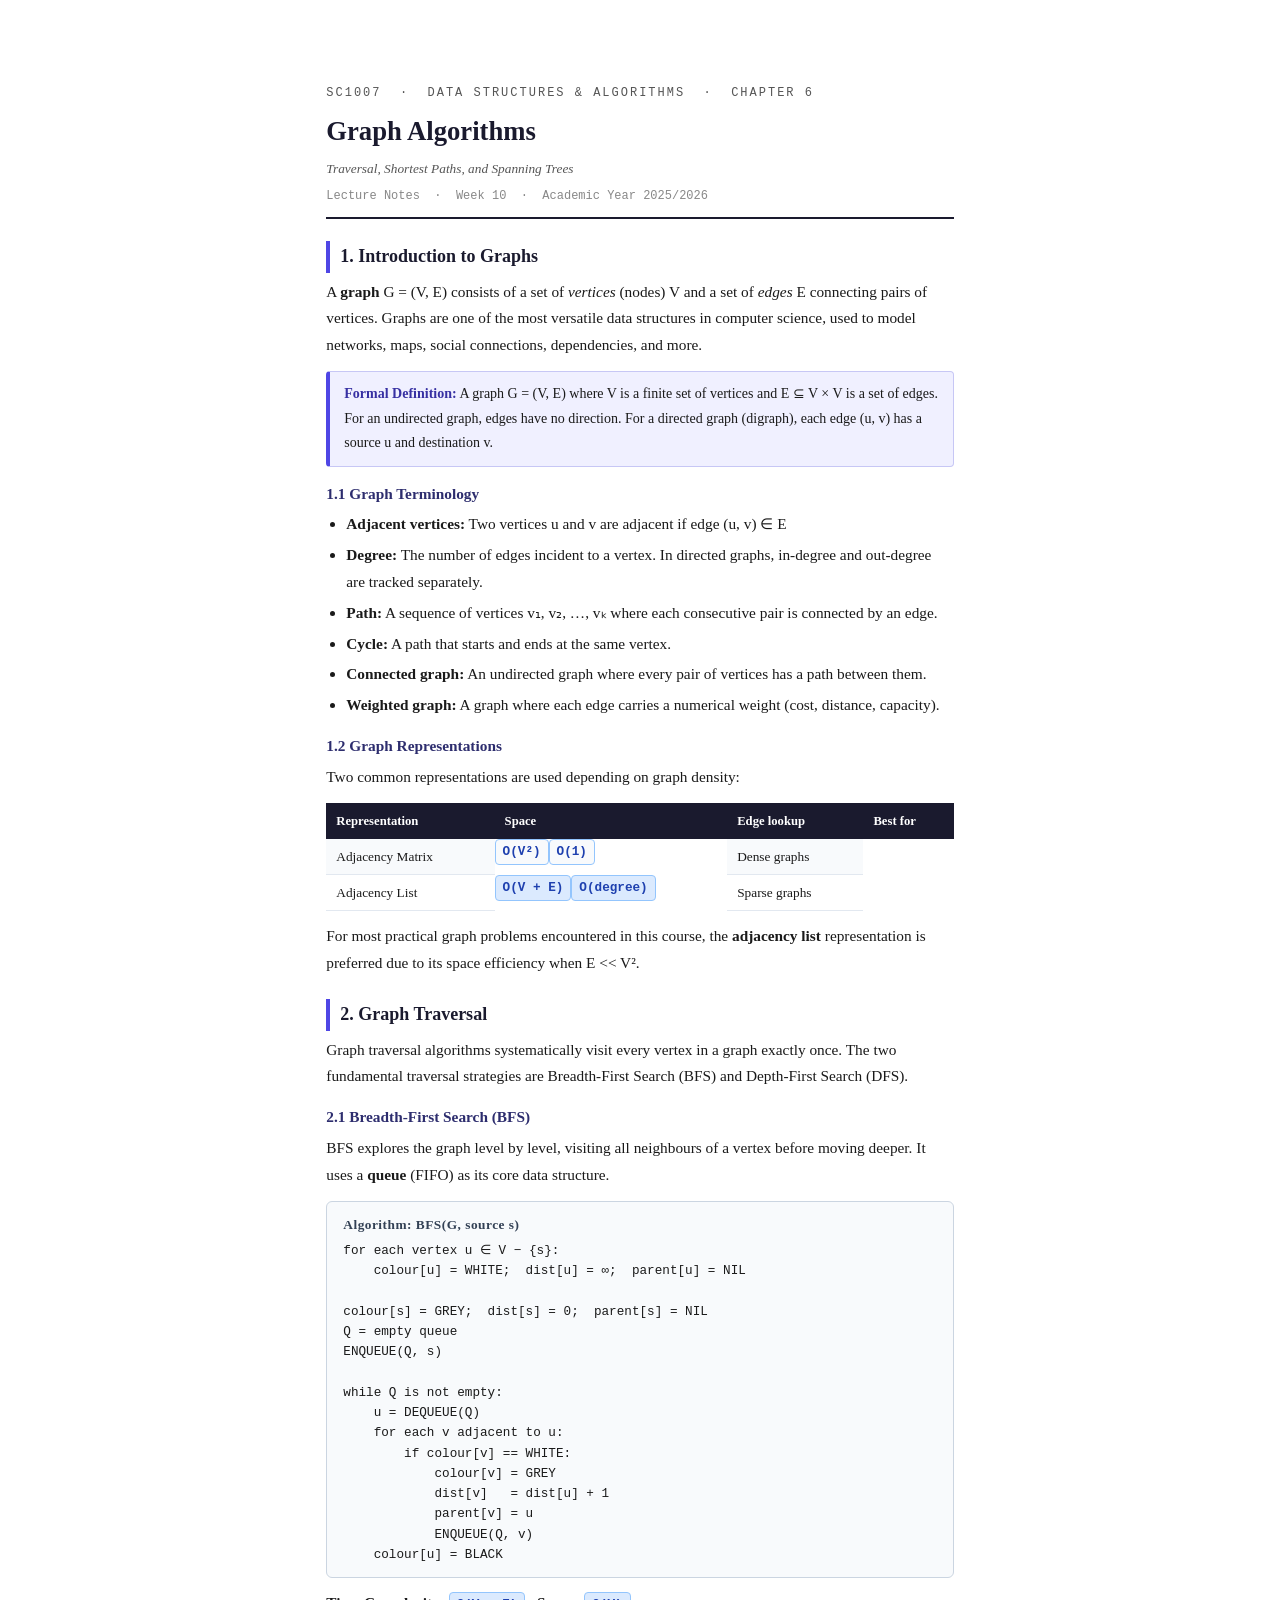
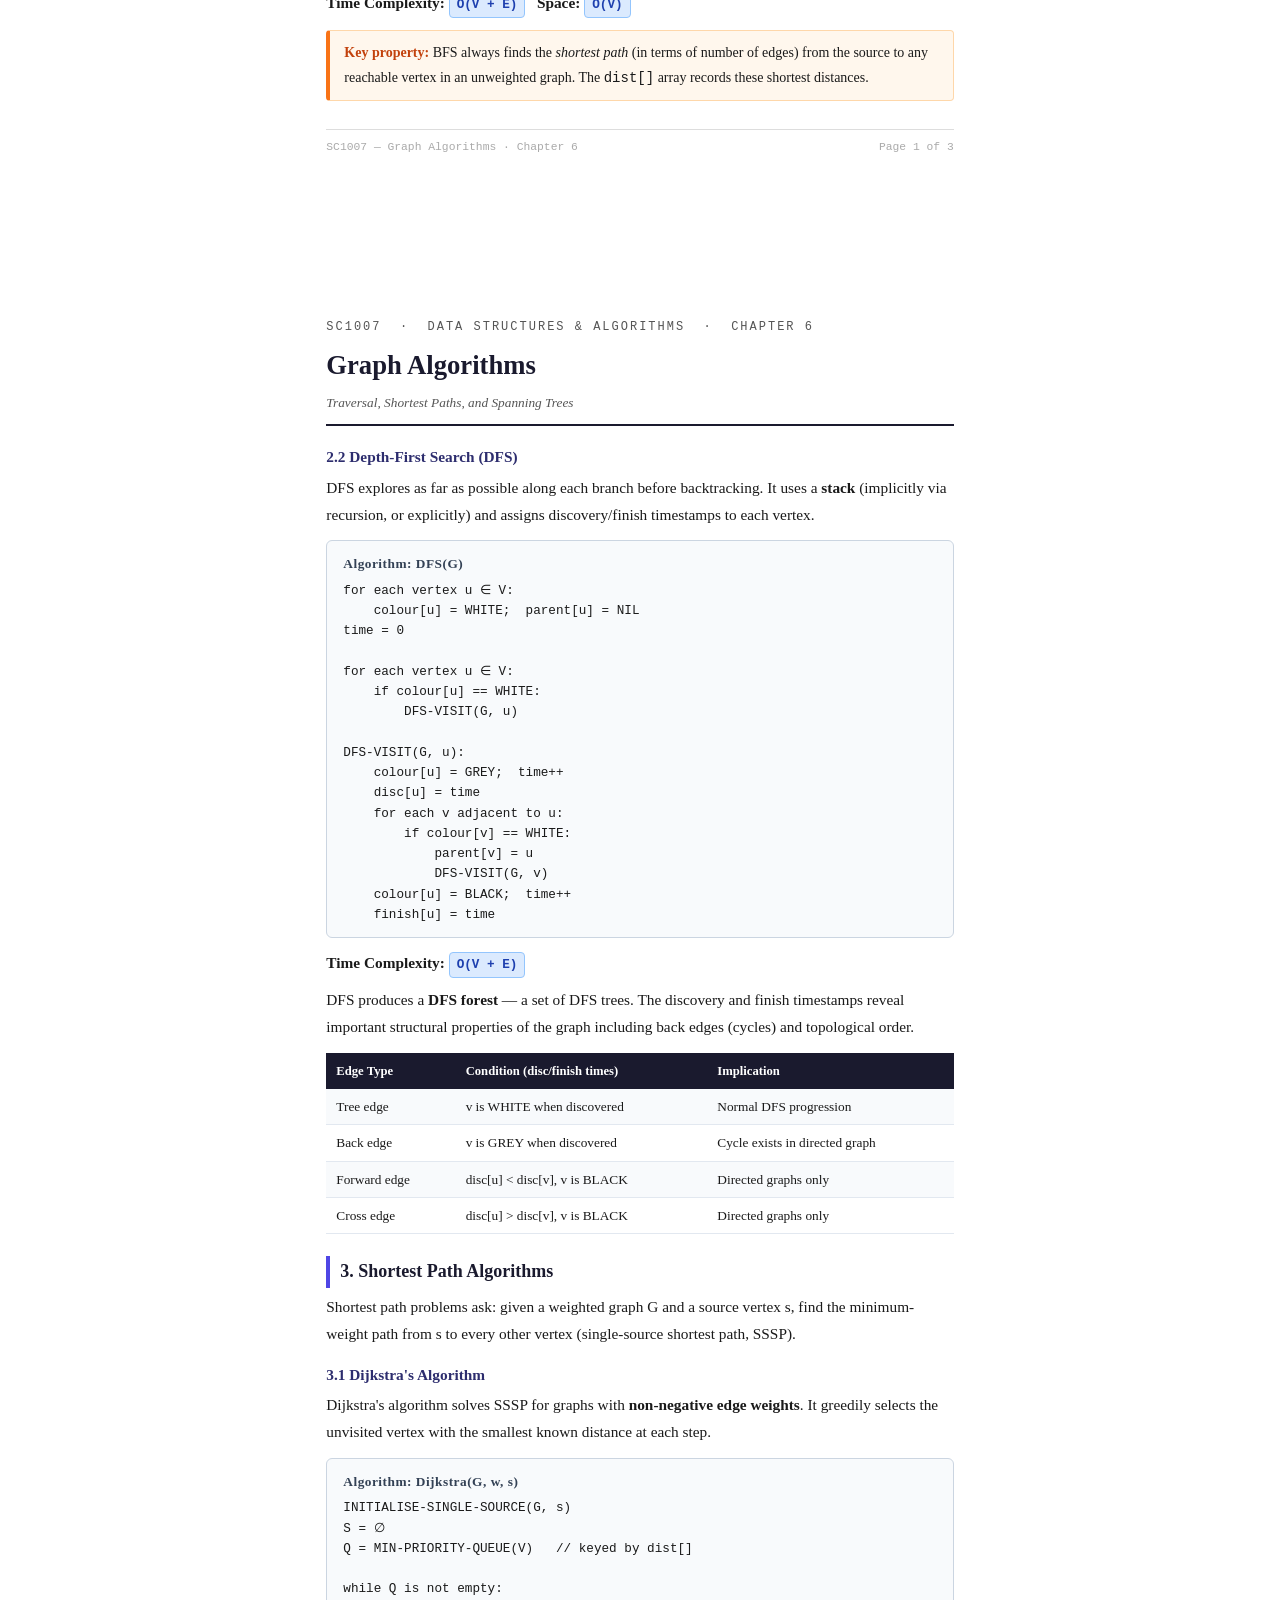
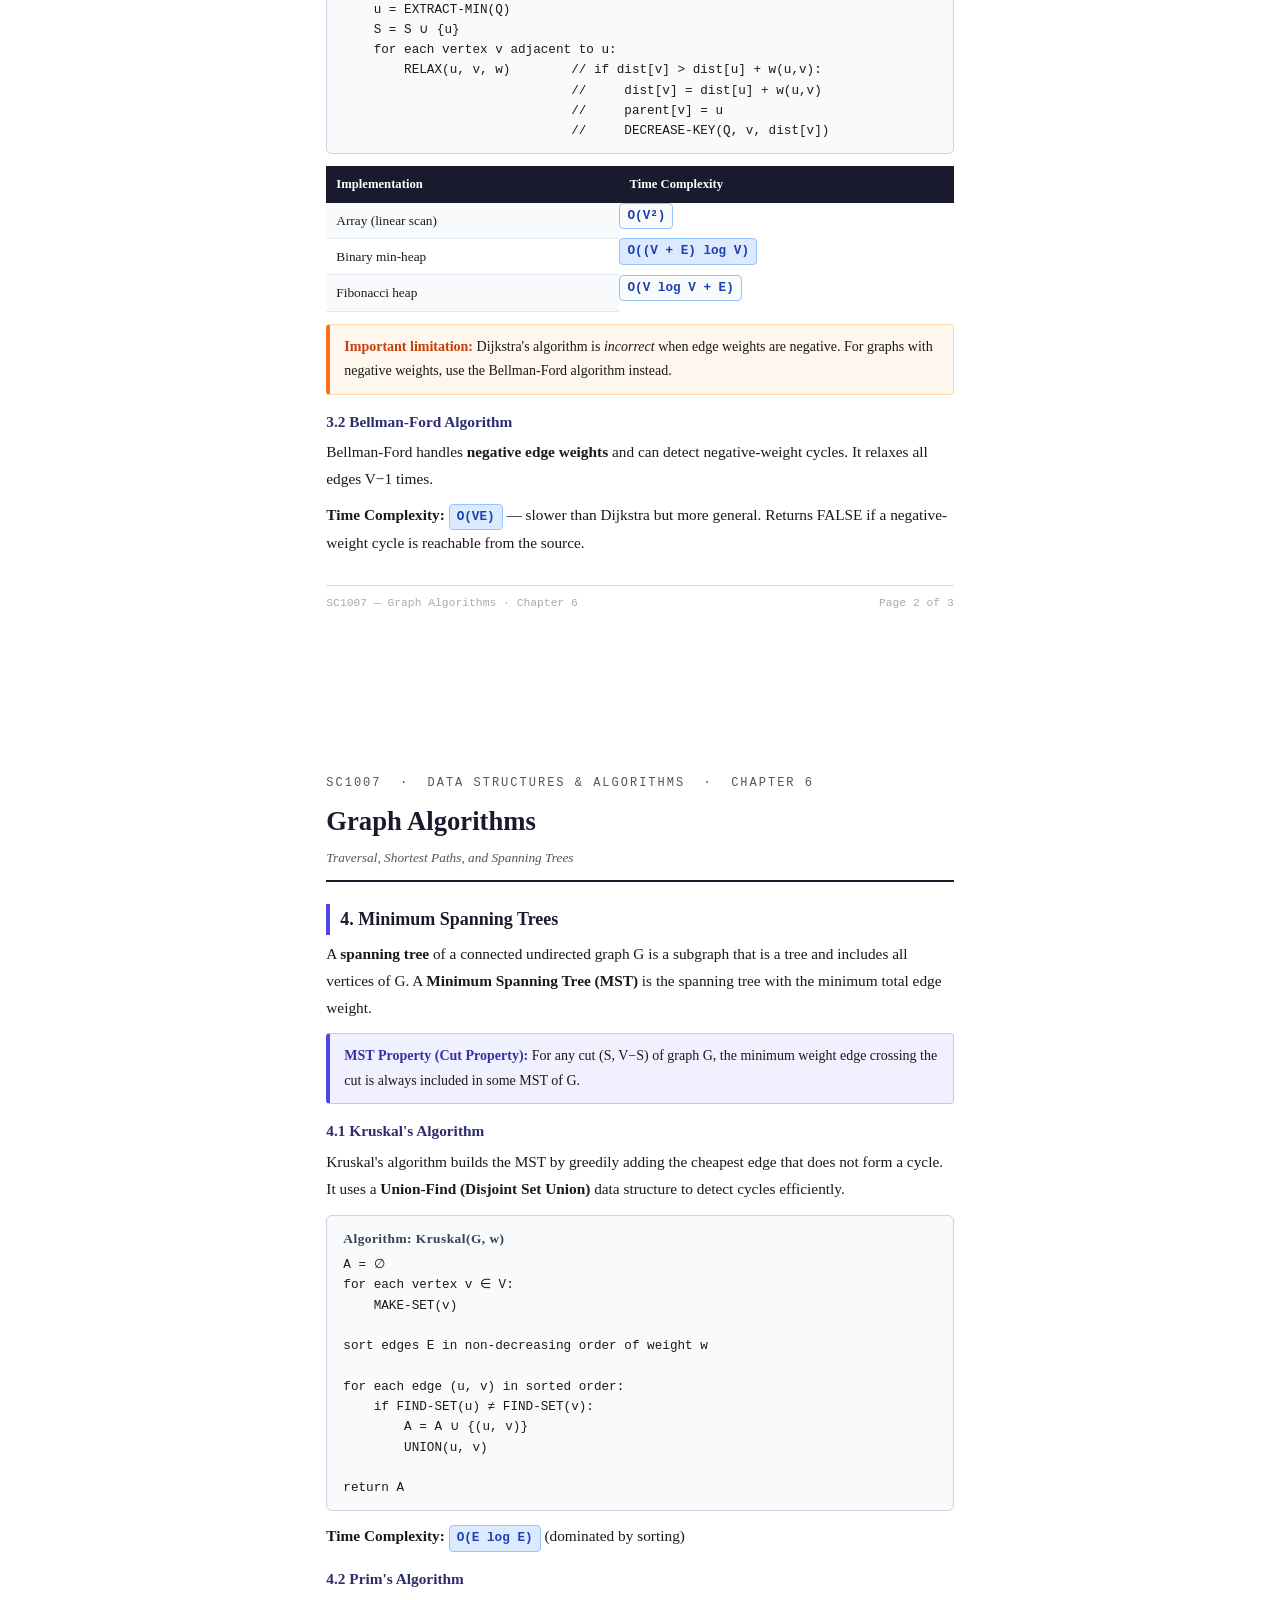
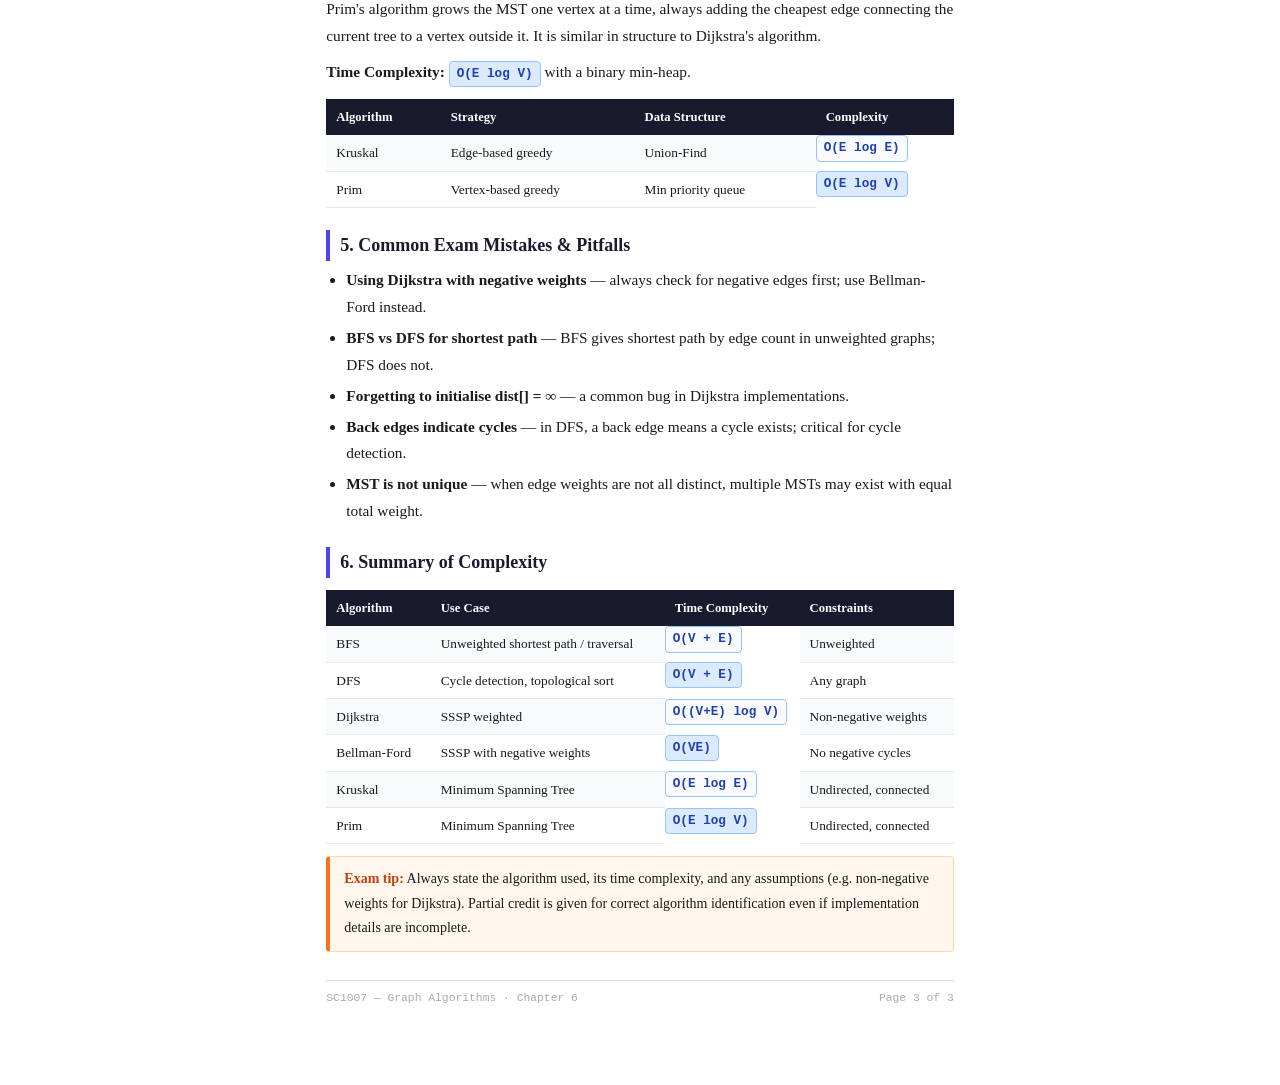
<file: testbench/sample_data/SC1007_Graph_Algorithms_Lecture_Notes.html>
<!DOCTYPE html>
<html lang="en">
<head>
  <meta charset="UTF-8" />
  <meta name="viewport" content="width=device-width, initial-scale=1.0"/>
  <title>SC2001 — Graph Algorithms: Lecture Notes</title>
  <style>
    * { margin: 0; padding: 0; box-sizing: border-box; }

    body {
      font-family: 'Georgia', serif;
      font-size: 11.5pt;
      line-height: 1.75;
      color: #1a1a1a;
      background: #fff;
      padding: 0;
    }

    .page {
      width: 210mm;
      min-height: 297mm;
      margin: 0 auto;
      padding: 22mm 22mm 20mm 22mm;
      page-break-after: always;
    }

    /* ── Header ── */
    .doc-header {
      border-bottom: 2px solid #1a1a2e;
      padding-bottom: 10px;
      margin-bottom: 18px;
    }
    .doc-header .course-code {
      font-family: 'Courier New', monospace;
      font-size: 9pt;
      color: #555;
      letter-spacing: 2px;
      text-transform: uppercase;
    }
    .doc-header h1 {
      font-size: 20pt;
      font-weight: bold;
      color: #1a1a2e;
      margin: 4px 0 2px;
    }
    .doc-header .subtitle {
      font-size: 10pt;
      color: #555;
      font-style: italic;
    }
    .doc-header .meta {
      margin-top: 6px;
      font-size: 9pt;
      color: #888;
      font-family: 'Courier New', monospace;
    }

    /* ── Section headings ── */
    h2 {
      font-size: 13.5pt;
      color: #1a1a2e;
      margin-top: 22px;
      margin-bottom: 6px;
      border-left: 4px solid #4f46e5;
      padding-left: 10px;
    }
    h3 {
      font-size: 11.5pt;
      color: #2d2d6e;
      margin-top: 14px;
      margin-bottom: 4px;
      font-weight: bold;
    }

    p { margin-bottom: 9px; }

    /* ── Definition box ── */
    .definition {
      background: #f0f0ff;
      border: 1px solid #c7c7f5;
      border-left: 4px solid #4f46e5;
      border-radius: 4px;
      padding: 10px 14px;
      margin: 12px 0;
      font-size: 10.5pt;
    }
    .definition strong { color: #3730a3; }

    /* ── Key concept box ── */
    .key-box {
      background: #fff7ed;
      border: 1px solid #fed7aa;
      border-left: 4px solid #f97316;
      border-radius: 4px;
      padding: 10px 14px;
      margin: 12px 0;
      font-size: 10.5pt;
    }
    .key-box strong { color: #c2410c; }

    /* ── Algorithm pseudocode ── */
    .algo {
      background: #f8fafc;
      border: 1px solid #cbd5e1;
      border-radius: 6px;
      padding: 12px 16px;
      margin: 12px 0;
      font-family: 'Courier New', monospace;
      font-size: 9.5pt;
      line-height: 1.6;
      white-space: pre;
    }
    .algo .algo-title {
      font-weight: bold;
      font-size: 10pt;
      color: #334155;
      margin-bottom: 6px;
      display: block;
      font-family: Georgia, serif;
      letter-spacing: 0.5px;
    }

    /* ── Table ── */
    table {
      width: 100%;
      border-collapse: collapse;
      margin: 12px 0;
      font-size: 10pt;
    }
    th {
      background: #1a1a2e;
      color: #fff;
      padding: 7px 10px;
      text-align: left;
      font-size: 9.5pt;
    }
    td {
      padding: 6px 10px;
      border-bottom: 1px solid #e2e8f0;
    }
    tr:nth-child(even) td { background: #f8fafc; }

    /* ── Complexity badge ── */
    .complexity {
      display: inline-block;
      background: #dbeafe;
      color: #1e40af;
      border: 1px solid #93c5fd;
      border-radius: 4px;
      padding: 1px 7px;
      font-family: 'Courier New', monospace;
      font-size: 9.5pt;
      font-weight: bold;
    }

    ul, ol {
      padding-left: 20px;
      margin-bottom: 9px;
    }
    li { margin-bottom: 4px; }

    /* ── Footer ── */
    .footer {
      margin-top: 28px;
      padding-top: 8px;
      border-top: 1px solid #ddd;
      font-size: 8.5pt;
      color: #aaa;
      font-family: 'Courier New', monospace;
      display: flex;
      justify-content: space-between;
    }

    /* ── Page break helper ── */
    .page-break { page-break-before: always; }

    @media print {
      body { background: #fff; }
      .page { margin: 0; padding: 20mm 20mm 18mm 20mm; }
    }
  </style>
</head>
<body>

<!-- ══════════════════════════════════════════════════════
     PAGE 1
══════════════════════════════════════════════════════ -->
<div class="page">

  <div class="doc-header">
    <div class="course-code">SC1007 &nbsp;·&nbsp; Data Structures &amp; Algorithms &nbsp;·&nbsp; Chapter 6</div>
    <h1>Graph Algorithms</h1>
    <div class="subtitle">Traversal, Shortest Paths, and Spanning Trees</div>
    <div class="meta">Lecture Notes &nbsp;·&nbsp; Week 10 &nbsp;·&nbsp; Academic Year 2025/2026</div>
  </div>

  <h2>1. Introduction to Graphs</h2>

  <p>
    A <strong>graph</strong> G = (V, E) consists of a set of <em>vertices</em> (nodes) V and a set of
    <em>edges</em> E connecting pairs of vertices. Graphs are one of the most versatile data structures
    in computer science, used to model networks, maps, social connections, dependencies, and more.
  </p>

  <div class="definition">
    <strong>Formal Definition:</strong> A graph G = (V, E) where V is a finite set of vertices and
    E ⊆ V × V is a set of edges. For an undirected graph, edges have no direction. For a directed
    graph (digraph), each edge (u, v) has a source u and destination v.
  </div>

  <h3>1.1 Graph Terminology</h3>
  <ul>
    <li><strong>Adjacent vertices:</strong> Two vertices u and v are adjacent if edge (u, v) ∈ E</li>
    <li><strong>Degree:</strong> The number of edges incident to a vertex. In directed graphs, in-degree and out-degree are tracked separately.</li>
    <li><strong>Path:</strong> A sequence of vertices v₁, v₂, …, vₖ where each consecutive pair is connected by an edge.</li>
    <li><strong>Cycle:</strong> A path that starts and ends at the same vertex.</li>
    <li><strong>Connected graph:</strong> An undirected graph where every pair of vertices has a path between them.</li>
    <li><strong>Weighted graph:</strong> A graph where each edge carries a numerical weight (cost, distance, capacity).</li>
  </ul>

  <h3>1.2 Graph Representations</h3>
  <p>Two common representations are used depending on graph density:</p>

  <table>
    <tr>
      <th>Representation</th>
      <th>Space</th>
      <th>Edge lookup</th>
      <th>Best for</th>
    </tr>
    <tr>
      <td>Adjacency Matrix</td>
      <td class="complexity">O(V²)</td>
      <td class="complexity">O(1)</td>
      <td>Dense graphs</td>
    </tr>
    <tr>
      <td>Adjacency List</td>
      <td class="complexity">O(V + E)</td>
      <td class="complexity">O(degree)</td>
      <td>Sparse graphs</td>
    </tr>
  </table>

  <p>
    For most practical graph problems encountered in this course, the <strong>adjacency list</strong>
    representation is preferred due to its space efficiency when E &lt;&lt; V².
  </p>

  <h2>2. Graph Traversal</h2>
  <p>
    Graph traversal algorithms systematically visit every vertex in a graph exactly once.
    The two fundamental traversal strategies are Breadth-First Search (BFS) and Depth-First Search (DFS).
  </p>

  <h3>2.1 Breadth-First Search (BFS)</h3>
  <p>
    BFS explores the graph level by level, visiting all neighbours of a vertex before moving deeper.
    It uses a <strong>queue</strong> (FIFO) as its core data structure.
  </p>

  <div class="algo"><span class="algo-title">Algorithm: BFS(G, source s)</span>for each vertex u ∈ V − {s}:
    colour[u] = WHITE;  dist[u] = ∞;  parent[u] = NIL

colour[s] = GREY;  dist[s] = 0;  parent[s] = NIL
Q = empty queue
ENQUEUE(Q, s)

while Q is not empty:
    u = DEQUEUE(Q)
    for each v adjacent to u:
        if colour[v] == WHITE:
            colour[v] = GREY
            dist[v]   = dist[u] + 1
            parent[v] = u
            ENQUEUE(Q, v)
    colour[u] = BLACK</div>

  <p>
    <strong>Time Complexity:</strong> <span class="complexity">O(V + E)</span> &nbsp;
    <strong>Space:</strong> <span class="complexity">O(V)</span>
  </p>

  <div class="key-box">
    <strong>Key property:</strong> BFS always finds the <em>shortest path</em> (in terms of number of edges)
    from the source to any reachable vertex in an unweighted graph.
    The <code>dist[]</code> array records these shortest distances.
  </div>

  <div class="footer">
    <span>SC1007 — Graph Algorithms · Chapter 6</span>
    <span>Page 1 of 3</span>
  </div>
</div>

<!-- ══════════════════════════════════════════════════════
     PAGE 2
══════════════════════════════════════════════════════ -->
<div class="page page-break">

  <div class="doc-header">
    <div class="course-code">SC1007 &nbsp;·&nbsp; Data Structures &amp; Algorithms &nbsp;·&nbsp; Chapter 6</div>
    <h1>Graph Algorithms</h1>
    <div class="subtitle">Traversal, Shortest Paths, and Spanning Trees</div>
  </div>

  <h3>2.2 Depth-First Search (DFS)</h3>
  <p>
    DFS explores as far as possible along each branch before backtracking. It uses a <strong>stack</strong>
    (implicitly via recursion, or explicitly) and assigns discovery/finish timestamps to each vertex.
  </p>

  <div class="algo"><span class="algo-title">Algorithm: DFS(G)</span>for each vertex u ∈ V:
    colour[u] = WHITE;  parent[u] = NIL
time = 0

for each vertex u ∈ V:
    if colour[u] == WHITE:
        DFS-VISIT(G, u)

DFS-VISIT(G, u):
    colour[u] = GREY;  time++
    disc[u] = time
    for each v adjacent to u:
        if colour[v] == WHITE:
            parent[v] = u
            DFS-VISIT(G, v)
    colour[u] = BLACK;  time++
    finish[u] = time</div>

  <p>
    <strong>Time Complexity:</strong> <span class="complexity">O(V + E)</span>
  </p>

  <p>
    DFS produces a <strong>DFS forest</strong> — a set of DFS trees. The discovery and finish timestamps
    reveal important structural properties of the graph including back edges (cycles) and topological order.
  </p>

  <table>
    <tr>
      <th>Edge Type</th>
      <th>Condition (disc/finish times)</th>
      <th>Implication</th>
    </tr>
    <tr><td>Tree edge</td><td>v is WHITE when discovered</td><td>Normal DFS progression</td></tr>
    <tr><td>Back edge</td><td>v is GREY when discovered</td><td>Cycle exists in directed graph</td></tr>
    <tr><td>Forward edge</td><td>disc[u] &lt; disc[v], v is BLACK</td><td>Directed graphs only</td></tr>
    <tr><td>Cross edge</td><td>disc[u] &gt; disc[v], v is BLACK</td><td>Directed graphs only</td></tr>
  </table>

  <h2>3. Shortest Path Algorithms</h2>
  <p>
    Shortest path problems ask: given a weighted graph G and a source vertex s, find the minimum-weight
    path from s to every other vertex (single-source shortest path, SSSP).
  </p>

  <h3>3.1 Dijkstra's Algorithm</h3>
  <p>
    Dijkstra's algorithm solves SSSP for graphs with <strong>non-negative edge weights</strong>.
    It greedily selects the unvisited vertex with the smallest known distance at each step.
  </p>

  <div class="algo"><span class="algo-title">Algorithm: Dijkstra(G, w, s)</span>INITIALISE-SINGLE-SOURCE(G, s)
S = ∅
Q = MIN-PRIORITY-QUEUE(V)   // keyed by dist[]

while Q is not empty:
    u = EXTRACT-MIN(Q)
    S = S ∪ {u}
    for each vertex v adjacent to u:
        RELAX(u, v, w)        // if dist[v] > dist[u] + w(u,v):
                              //     dist[v] = dist[u] + w(u,v)
                              //     parent[v] = u
                              //     DECREASE-KEY(Q, v, dist[v])</div>

  <table>
    <tr>
      <th>Implementation</th>
      <th>Time Complexity</th>
    </tr>
    <tr><td>Array (linear scan)</td><td class="complexity">O(V²)</td></tr>
    <tr><td>Binary min-heap</td><td class="complexity">O((V + E) log V)</td></tr>
    <tr><td>Fibonacci heap</td><td class="complexity">O(V log V + E)</td></tr>
  </table>

  <div class="key-box">
    <strong>Important limitation:</strong> Dijkstra's algorithm is <em>incorrect</em> when edge weights
    are negative. For graphs with negative weights, use the Bellman-Ford algorithm instead.
  </div>

  <h3>3.2 Bellman-Ford Algorithm</h3>
  <p>
    Bellman-Ford handles <strong>negative edge weights</strong> and can detect negative-weight cycles.
    It relaxes all edges V−1 times.
  </p>

  <p>
    <strong>Time Complexity:</strong> <span class="complexity">O(VE)</span> — slower than Dijkstra but
    more general. Returns FALSE if a negative-weight cycle is reachable from the source.
  </p>

  <div class="footer">
    <span>SC1007 — Graph Algorithms · Chapter 6</span>
    <span>Page 2 of 3</span>
  </div>
</div>

<!-- ══════════════════════════════════════════════════════
     PAGE 3
══════════════════════════════════════════════════════ -->
<div class="page page-break">

  <div class="doc-header">
    <div class="course-code">SC1007 &nbsp;·&nbsp; Data Structures &amp; Algorithms &nbsp;·&nbsp; Chapter 6</div>
    <h1>Graph Algorithms</h1>
    <div class="subtitle">Traversal, Shortest Paths, and Spanning Trees</div>
  </div>

  <h2>4. Minimum Spanning Trees</h2>
  <p>
    A <strong>spanning tree</strong> of a connected undirected graph G is a subgraph that is a tree
    and includes all vertices of G. A <strong>Minimum Spanning Tree (MST)</strong> is the spanning
    tree with the minimum total edge weight.
  </p>

  <div class="definition">
    <strong>MST Property (Cut Property):</strong> For any cut (S, V−S) of graph G, the minimum weight
    edge crossing the cut is always included in some MST of G.
  </div>

  <h3>4.1 Kruskal's Algorithm</h3>
  <p>
    Kruskal's algorithm builds the MST by greedily adding the cheapest edge that does not form a cycle.
    It uses a <strong>Union-Find (Disjoint Set Union)</strong> data structure to detect cycles efficiently.
  </p>

  <div class="algo"><span class="algo-title">Algorithm: Kruskal(G, w)</span>A = ∅
for each vertex v ∈ V:
    MAKE-SET(v)

sort edges E in non-decreasing order of weight w

for each edge (u, v) in sorted order:
    if FIND-SET(u) ≠ FIND-SET(v):
        A = A ∪ {(u, v)}
        UNION(u, v)

return A</div>

  <p>
    <strong>Time Complexity:</strong> <span class="complexity">O(E log E)</span> (dominated by sorting)
  </p>

  <h3>4.2 Prim's Algorithm</h3>
  <p>
    Prim's algorithm grows the MST one vertex at a time, always adding the cheapest edge connecting
    the current tree to a vertex outside it. It is similar in structure to Dijkstra's algorithm.
  </p>

  <p>
    <strong>Time Complexity:</strong> <span class="complexity">O(E log V)</span> with a binary min-heap.
  </p>

  <table>
    <tr>
      <th>Algorithm</th>
      <th>Strategy</th>
      <th>Data Structure</th>
      <th>Complexity</th>
    </tr>
    <tr><td>Kruskal</td><td>Edge-based greedy</td><td>Union-Find</td><td class="complexity">O(E log E)</td></tr>
    <tr><td>Prim</td><td>Vertex-based greedy</td><td>Min priority queue</td><td class="complexity">O(E log V)</td></tr>
  </table>

  <h2>5. Common Exam Mistakes &amp; Pitfalls</h2>
  <ul>
    <li><strong>Using Dijkstra with negative weights</strong> — always check for negative edges first; use Bellman-Ford instead.</li>
    <li><strong>BFS vs DFS for shortest path</strong> — BFS gives shortest path by edge count in unweighted graphs; DFS does not.</li>
    <li><strong>Forgetting to initialise dist[] = ∞</strong> — a common bug in Dijkstra implementations.</li>
    <li><strong>Back edges indicate cycles</strong> — in DFS, a back edge means a cycle exists; critical for cycle detection.</li>
    <li><strong>MST is not unique</strong> — when edge weights are not all distinct, multiple MSTs may exist with equal total weight.</li>
  </ul>

  <h2>6. Summary of Complexity</h2>

  <table>
    <tr>
      <th>Algorithm</th>
      <th>Use Case</th>
      <th>Time Complexity</th>
      <th>Constraints</th>
    </tr>
    <tr><td>BFS</td><td>Unweighted shortest path / traversal</td><td class="complexity">O(V + E)</td><td>Unweighted</td></tr>
    <tr><td>DFS</td><td>Cycle detection, topological sort</td><td class="complexity">O(V + E)</td><td>Any graph</td></tr>
    <tr><td>Dijkstra</td><td>SSSP weighted</td><td class="complexity">O((V+E) log V)</td><td>Non-negative weights</td></tr>
    <tr><td>Bellman-Ford</td><td>SSSP with negative weights</td><td class="complexity">O(VE)</td><td>No negative cycles</td></tr>
    <tr><td>Kruskal</td><td>Minimum Spanning Tree</td><td class="complexity">O(E log E)</td><td>Undirected, connected</td></tr>
    <tr><td>Prim</td><td>Minimum Spanning Tree</td><td class="complexity">O(E log V)</td><td>Undirected, connected</td></tr>
  </table>

  <div class="key-box">
    <strong>Exam tip:</strong> Always state the algorithm used, its time complexity, and any assumptions
    (e.g. non-negative weights for Dijkstra). Partial credit is given for correct algorithm identification
    even if implementation details are incomplete.
  </div>

  <div class="footer">
    <span>SC1007 — Graph Algorithms · Chapter 6</span>
    <span>Page 3 of 3</span>
  </div>
</div>

</body>
</html>
</file>
